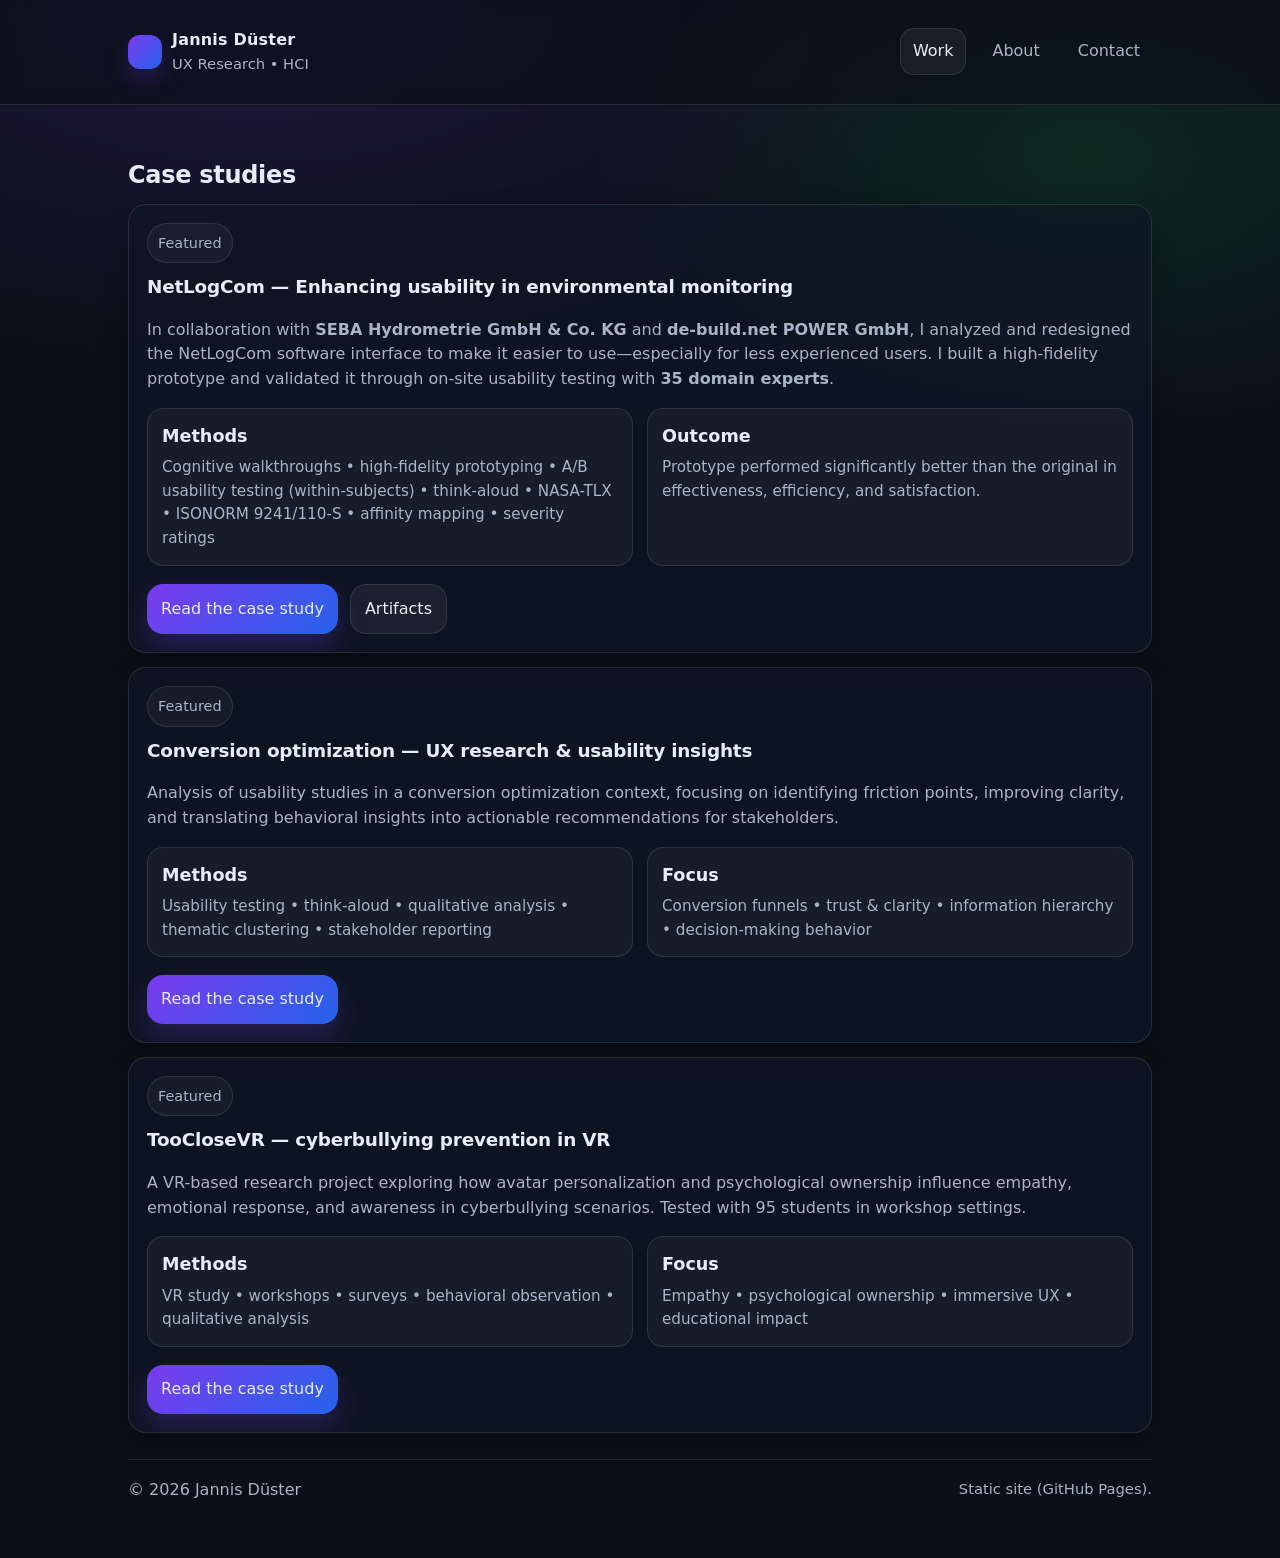
<file: index.html>
<!doctype html>
<html lang="en">

<head>
    <meta charset="utf-8" />
    <meta name="viewport" content="width=device-width, initial-scale=1" />
    <title>Jannis Düster — UX Research Portfolio</title>
    <meta name="description" content="UX Research portfolio: case studies, methods, impact, and research operations." />
    <link rel="stylesheet" href="styles.css" />
</head>

<body>

    <header class="nav">
        <div class="container nav-inner">
            <a class="brand" href="index.html">
                <span class="logo" aria-hidden="true"></span>
                <div>
                    <b>Jannis Düster</b>
                    <div class="small">UX Research • HCI</div>
                </div>
            </a>
            <nav class="links">
                <a class="active" href="index.html">Work</a>
                <a href="about.html">About</a>
                <a href="about.html#contact">Contact</a>
            </nav>
        </div>
    </header>

    <main class="container">

       

        <!-- CASE STUDIES -->
        <section class="section" id="case-studies">
            <h2>Case studies</h2>

            <div class="grid cards">

                <!-- NetLogCom -->
                <article class="card span-12">
                    <div class="pad">
                        <span class="badge">Featured</span>
                        <h3 style="margin-top:10px;">NetLogCom — Enhancing usability in environmental monitoring</h3>
                        <p class="muted">
                            In collaboration with <b>SEBA Hydrometrie GmbH &amp; Co. KG</b> and <b>de-build.net POWER
                                GmbH</b>,
                            I analyzed and redesigned the NetLogCom software interface to make it easier to
                            use—especially for less experienced users.
                            I built a high-fidelity prototype and validated it through on-site usability testing with
                            <b>35 domain experts</b>.
                        </p>

                        <div class="two-col">
                            <div class="metric">
                                <b>Methods</b>
                                <span>
                                    Cognitive walkthroughs • high-fidelity prototyping • A/B usability testing
                                    (within-subjects) • think-aloud •
                                    NASA-TLX • ISONORM 9241/110-S • affinity mapping • severity ratings
                                </span>
                            </div>
                            <div class="metric">
                                <b>Outcome</b>
                                <span>Prototype performed significantly better than the original in effectiveness,
                                    efficiency, and satisfaction.</span>
                            </div>
                        </div>

                        <div class="actions">
                            <a class="btn primary" href="case-netlogcom.html">Read the case study</a>
                            <a class="btn" href="case-netlogcom.html#artifacts">Artifacts</a>
                        </div>
                    </div>
                </article>

                <!-- Conversion Optimization -->
                <article class="card span-12">
                    <div class="pad">
                        <span class="badge">Featured</span>
                        <h3 style="margin-top:10px;">Conversion optimization — UX research & usability insights</h3>
                        <p class="muted">
                            Analysis of usability studies in a conversion optimization context, focusing on identifying friction points,
                            improving clarity, and translating behavioral insights into actionable recommendations for stakeholders.
                        </p>
                
                        <div class="two-col">
                            <div class="metric">
                                <b>Methods</b>
                                <span>
                                    Usability testing • think-aloud • qualitative analysis • thematic clustering • stakeholder reporting
                                </span>
                            </div>
                            <div class="metric">
                                <b>Focus</b>
                                <span>
                                    Conversion funnels • trust & clarity • information hierarchy • decision-making behavior
                                </span>
                            </div>
                        </div>
                
                        <div class="actions">
                            <a class="btn primary" href="case-conversion-optimization.html">Read the case study</a>
                        </div>
                    </div>
                </article>

                <!-- VR Intervention -->
            <article class="card span-12">
                <div class="pad">
                    <span class="badge">Featured</span>
                    <h3 style="margin-top:10px;">TooCloseVR — cyberbullying prevention in VR</h3>
                    <p class="muted">
                        A VR-based research project exploring how avatar personalization and psychological ownership influence
                        empathy,
                        emotional response, and awareness in cyberbullying scenarios. Tested with 95 students in workshop settings.
                    </p>
            
                    <div class="two-col">
                        <div class="metric">
                            <b>Methods</b>
                            <span>
                                VR study • workshops • surveys • behavioral observation • qualitative analysis
                            </span>
                        </div>
                        <div class="metric">
                            <b>Focus</b>
                            <span>
                                Empathy • psychological ownership • immersive UX • educational impact
                            </span>
                        </div>
                    </div>
            
                    <div class="actions">
                        <a class="btn primary" href="case-vr-cyberbullying.html">Read the case study</a>
                    </div>
                </div>
            </article>

            </div>
        </section>

        <footer class="footer">
            <div>© <span id="y"></span> Jannis Düster</div>
            <div class="small">Static site (GitHub Pages).</div>
        </footer>

    </main>

    <script>
        document.getElementById('y').textContent = new Date().getFullYear();
    </script>
</body>

</html>
</file>
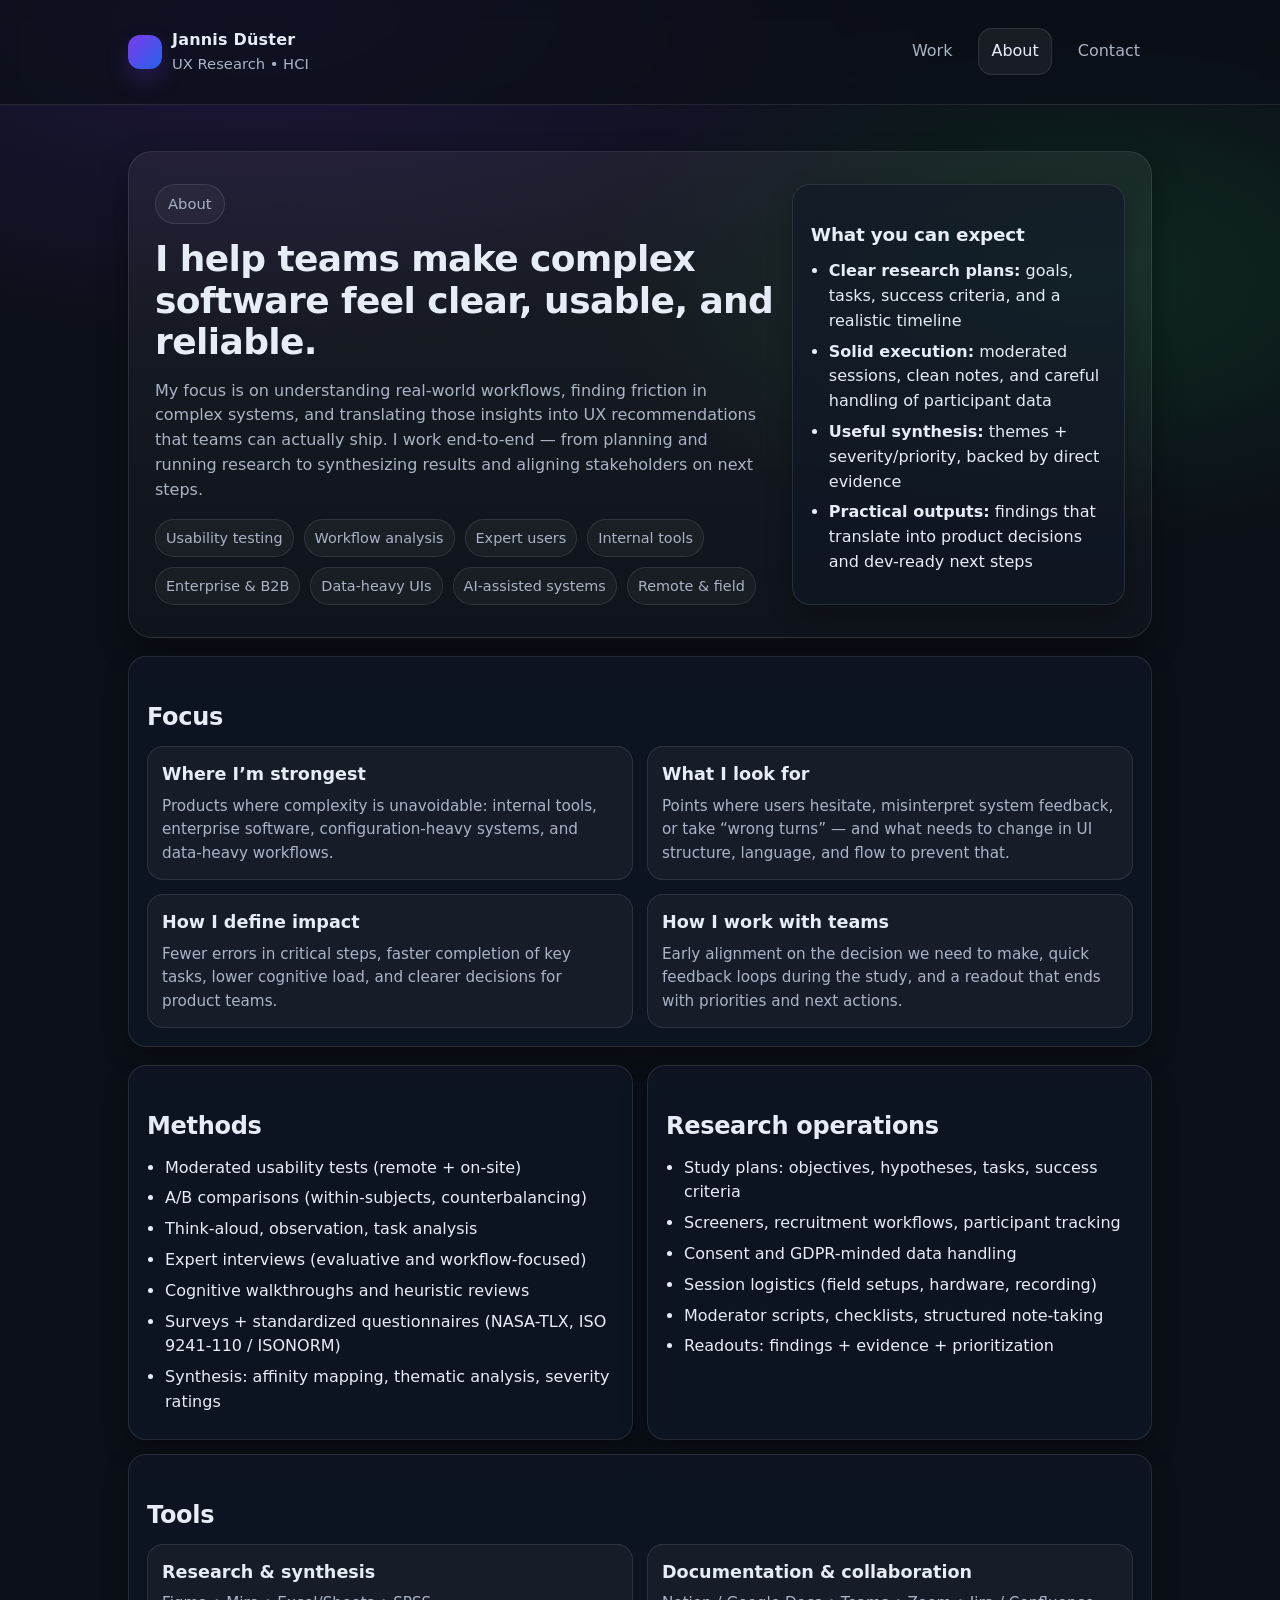
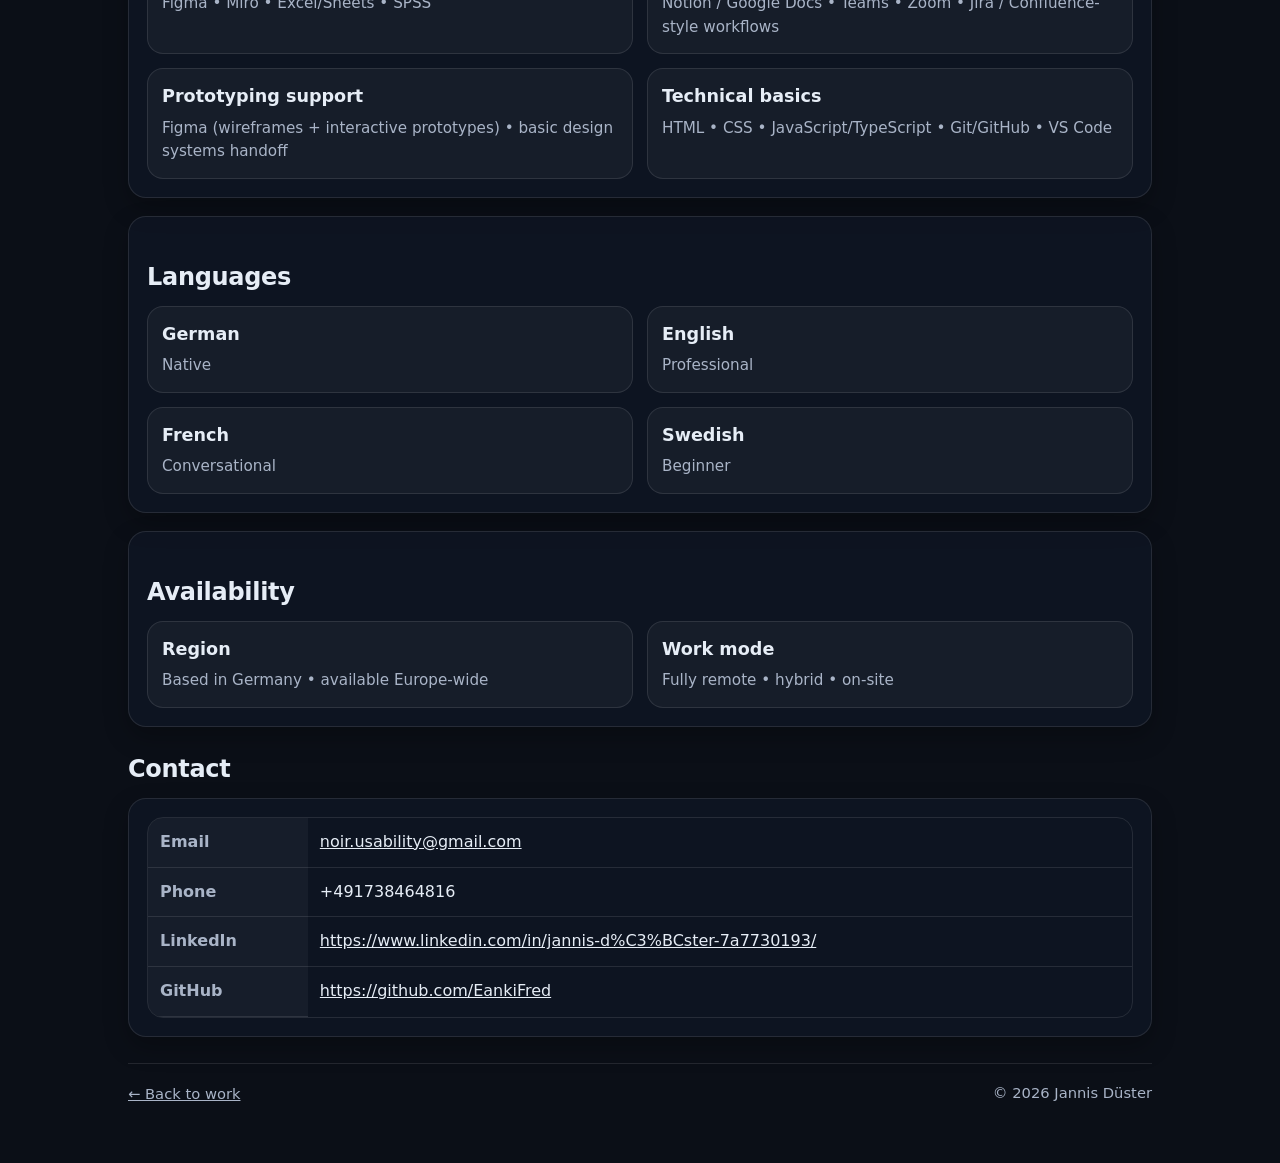
<file: about.html>
<!doctype html>
<html lang="en">

<head>
    <meta charset="utf-8" />
    <meta name="viewport" content="width=device-width, initial-scale=1" />
    <title>About — Jannis Düster</title>
    <meta name="description" content="About Jannis Düster: UX Research focus, methods, operations, and tools." />
    <link rel="stylesheet" href="styles.css" />
</head>

<body>

    <header class="nav">
        <div class="container nav-inner">
            <a class="brand" href="index.html">
                <span class="logo" aria-hidden="true"></span>
                <div>
                    <b>Jannis Düster</b>
                    <div class="small">UX Research • HCI</div>
                </div>
            </a>
            <nav class="links">
                <a href="index.html">Work</a>
                <a class="active" href="about.html">About</a>
                <a href="#contact">Contact</a>
            </nav>
        </div>
    </header>

    <main class="container">

        <!-- HERO -->
        <section class="hero">
            <div class="hero-inner">
                <div>
                    <span class="kicker">About</span>
        
                    <h1>I help teams make complex software feel clear, usable, and reliable.</h1>
        
                    <p class="muted">
                        My focus is on understanding real-world workflows, finding friction in complex systems, and translating
                        those insights
                        into UX recommendations that teams can actually ship. I work end-to-end — from planning and running
                        research to
                        synthesizing results and aligning stakeholders on next steps.
                    </p>
        
                    <div class="meta">
                        <span class="pill">Usability testing</span>
                        <span class="pill">Workflow analysis</span>
                        <span class="pill">Expert users</span>
                        <span class="pill">Internal tools</span>
                        <span class="pill">Enterprise & B2B</span>
                        <span class="pill">Data-heavy UIs</span>
                        <span class="pill">AI-assisted systems</span>
                        <span class="pill">Remote & field</span>
                    </div>
                </div>
        
                <div class="card">
                    <div class="pad">
                        <h3>What you can expect</h3>
                        <ul>
                            <li><b>Clear research plans:</b> goals, tasks, success criteria, and a realistic timeline</li>
                            <li><b>Solid execution:</b> moderated sessions, clean notes, and careful handling of participant
                                data</li>
                            <li><b>Useful synthesis:</b> themes + severity/priority, backed by direct evidence</li>
                            <li><b>Practical outputs:</b> findings that translate into product decisions and dev-ready next
                                steps</li>
                        </ul>
                    </div>
                </div>
            </div>
        </section>
        
        <!-- FOCUS -->
        <section class="section">
            <div class="grid cards">
                <div class="card span-12">
                    <div class="pad">
                        <h2>Focus</h2>
        
                        <div class="two-col">
                            <div class="metric">
                                <b>Where I’m strongest</b>
                                <span>
                                    Products where complexity is unavoidable: internal tools, enterprise software,
                                    configuration-heavy systems,
                                    and data-heavy workflows.
                                </span>
                            </div>
        
                            <div class="metric">
                                <b>What I look for</b>
                                <span>
                                    Points where users hesitate, misinterpret system feedback, or take “wrong turns” — and what
                                    needs to change
                                    in UI structure, language, and flow to prevent that.
                                </span>
                            </div>
                        </div>
        
                        <div class="two-col" style="margin-top:14px;">
                            <div class="metric">
                                <b>How I define impact</b>
                                <span>
                                    Fewer errors in critical steps, faster completion of key tasks, lower cognitive load, and
                                    clearer decisions
                                    for product teams.
                                </span>
                            </div>
        
                            <div class="metric">
                                <b>How I work with teams</b>
                                <span>
                                    Early alignment on the decision we need to make, quick feedback loops during the study, and
                                    a readout that
                                    ends with priorities and next actions.
                                </span>
                            </div>
                        </div>
        
                    </div>
                </div>
            </div>
        </section>
        
        <!-- METHODS / OPS / TOOLS -->
        <section class="section">
            <div class="grid cards">
        
                <div class="card span-6">
                    <div class="pad">
                        <h2>Methods</h2>
                        <ul>
                            <li>Moderated usability tests (remote + on-site)</li>
                            <li>A/B comparisons (within-subjects, counterbalancing)</li>
                            <li>Think-aloud, observation, task analysis</li>
                            <li>Expert interviews (evaluative and workflow-focused)</li>
                            <li>Cognitive walkthroughs and heuristic reviews</li>
                            <li>Surveys + standardized questionnaires (NASA-TLX, ISO 9241-110 / ISONORM)</li>
                            <li>Synthesis: affinity mapping, thematic analysis, severity ratings</li>
                        </ul>
                    </div>
                </div>
        
                <div class="card span-6">
                    <div class="pad">
                        <h2>Research operations</h2>
                        <ul>
                            <li>Study plans: objectives, hypotheses, tasks, success criteria</li>
                            <li>Screeners, recruitment workflows, participant tracking</li>
                            <li>Consent and GDPR-minded data handling</li>
                            <li>Session logistics (field setups, hardware, recording)</li>
                            <li>Moderator scripts, checklists, structured note-taking</li>
                            <li>Readouts: findings + evidence + prioritization</li>
                        </ul>
                    </div>
                </div>
        
                <div class="card span-12">
                    <div class="pad">
                        <h2>Tools</h2>
        
                        <div class="two-col">
                            <div class="metric">
                                <b>Research & synthesis</b>
                                <span>Figma • Miro • Excel/Sheets • SPSS</span>
                            </div>
                            <div class="metric">
                                <b>Documentation & collaboration</b>
                                <span>Notion / Google Docs • Teams • Zoom • Jira / Confluence-style workflows</span>
                            </div>
                        </div>
        
                        <div class="two-col" style="margin-top:14px;">
                            <div class="metric">
                                <b>Prototyping support</b>
                                <span>Figma (wireframes + interactive prototypes) • basic design systems handoff</span>
                            </div>
                            <div class="metric">
                                <b>Technical basics</b>
                                <span>HTML • CSS • JavaScript/TypeScript • Git/GitHub • VS Code</span>
                            </div>
                        </div>
        
                    </div>
                </div>
        
            </div>
        </section>
        
        <!-- LANGUAGES -->
        <section class="section">
            <div class="grid cards">
                <div class="card span-12">
                    <div class="pad">
                        <h2>Languages</h2>
                        <div class="two-col">
                            <div class="metric">
                                <b>German</b>
                                <span>Native</span>
                            </div>
                            <div class="metric">
                                <b>English</b>
                                <span>Professional</span>
                            </div>
                        </div>
        
                        <div class="two-col" style="margin-top:14px;">
                            <div class="metric">
                                <b>French</b>
                                <span>Conversational</span>
                            </div>
                            <div class="metric">
                                <b>Swedish</b>
                                <span>Beginner</span>
                            </div>
                        </div>
                    </div>
                </div>
            </div>
        </section>
        
        <!-- AVAILABILITY -->
        <section class="section" id="availability">
            <div class="grid cards">
                <div class="card span-12">
                    <div class="pad">
                        <h2>Availability</h2>
                        <div class="two-col">
                            <div class="metric">
                                <b>Region</b>
                                <span>    Based in Germany • available Europe-wide </span>
                            </div>
                            <div class="metric">
                                <b>Work mode</b>
                                <span>Fully remote • hybrid • on-site</span>
                            </div>
                        </div>
                    </div>
                </div>
            </div>
        </section>

        <!-- CONTACT (keep as-is) -->
        <section class="section" id="contact">
            <h2>Contact</h2>
            <div class="grid cards">
                <div class="card span-12">
                    <div class="pad">
                        <table class="table" aria-label="Contact information">
                            <tr>
                                <th>Email</th>
                                <td><a href="mailto:noir.usability@gmail.com">noir.usability@gmail.com</a></td>
                            </tr>
                            <tr>
                                <th>Phone</th>
                                <td>+491738464816</td>
                            </tr>
                            <tr>
                                <th>LinkedIn</th>
                                <td><a href="https://www.linkedin.com/in/jannis-d%C3%BCster-7a7730193/" target="_blank"
                                        rel="noreferrer">https://www.linkedin.com/in/jannis-d%C3%BCster-7a7730193/</a></td>
                            </tr>
                            <tr>
                                <th>GitHub</th>
                                <td><a href="https://github.com/EankiFred" target="_blank"
                                        rel="noreferrer">https://github.com/EankiFred</a></td>
                            </tr>
                        </table>
                    </div>
                </div>
            </div>
        </section>

        <footer class="footer">
            <div><a class="small" href="index.html">← Back to work</a></div>
            <div class="small">© <span id="y"></span> Jannis Düster</div>
        </footer>
    </main>

    <script>
        document.getElementById('y').textContent = new Date().getFullYear();
    </script>
</body>

</html>
</file>
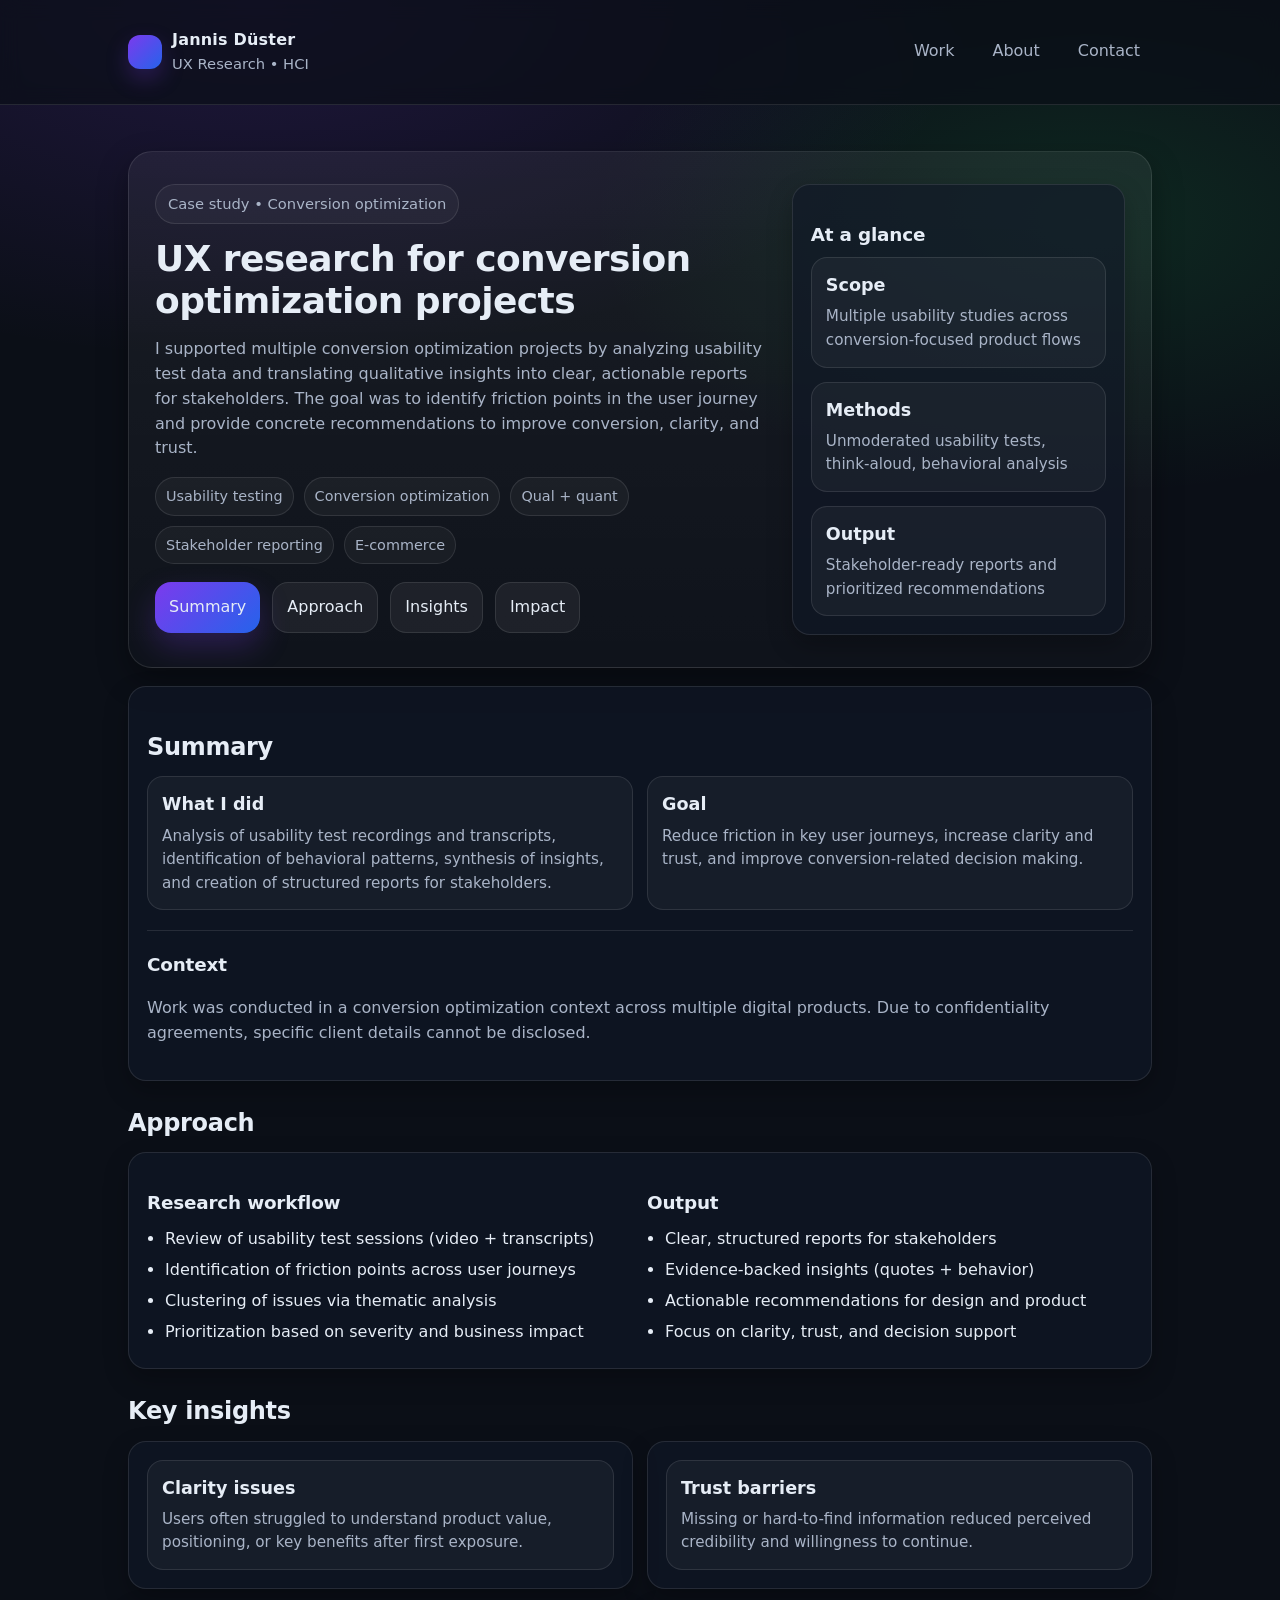
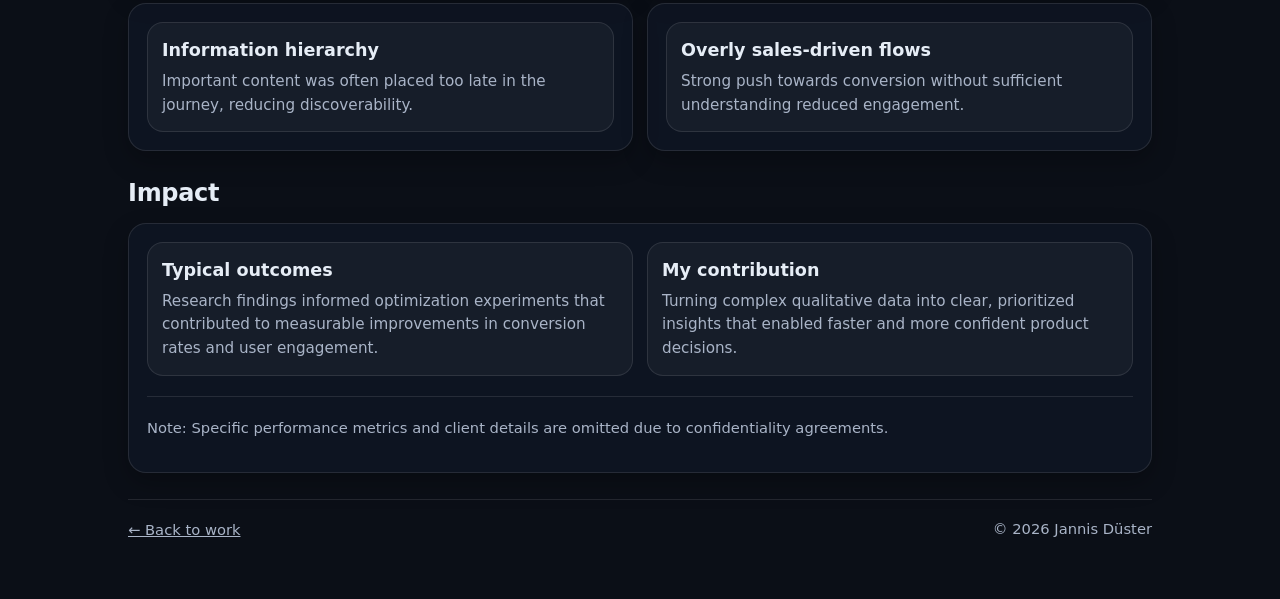
<file: case-conversion-optimization.html>
<!doctype html>
<html lang="en">

<head>
    <meta charset="utf-8" />
    <meta name="viewport" content="width=device-width, initial-scale=1" />
    <title>Case Study — Conversion Optimization Research</title>
    <meta name="description"
        content="UX research and usability analysis work supporting conversion optimization projects, including qualitative insights, stakeholder-ready reports, and data-driven recommendations." />
    <link rel="stylesheet" href="styles.css" />
</head>

<body>

    <header class="nav">
        <div class="container nav-inner">
            <a class="brand" href="index.html">
                <span class="logo" aria-hidden="true"></span>
                <div>
                    <b>Jannis Düster</b>
                    <div class="small">UX Research • HCI</div>
                </div>
            </a>
            <nav class="links">
                <a href="index.html">Work</a>
                <a href="about.html">About</a>
                <a href="about.html#contact">Contact</a>
            </nav>
        </div>
    </header>

    <main class="container">

        <!-- HERO -->
        <section class="hero">
            <div class="hero-inner">
                <div>
                    <span class="kicker">Case study • Conversion optimization</span>

                    <h1>UX research for conversion optimization projects</h1>

                    <p class="muted">
                        I supported multiple conversion optimization projects by analyzing usability test data and
                        translating qualitative insights into clear, actionable reports for stakeholders.
                        The goal was to identify friction points in the user journey and provide concrete
                        recommendations
                        to improve conversion, clarity, and trust.
                    </p>

                    <div class="meta">
                        <span class="pill">Usability testing</span>
                        <span class="pill">Conversion optimization</span>
                        <span class="pill">Qual + quant</span>
                        <span class="pill">Stakeholder reporting</span>
                        <span class="pill">E-commerce</span>
                    </div>

                    <div class="actions">
                        <a class="btn primary" href="#summary">Summary</a>
                        <a class="btn" href="#approach">Approach</a>
                        <a class="btn" href="#insights">Insights</a>
                        <a class="btn" href="#impact">Impact</a>
                    </div>
                </div>

                <aside class="card aside-sticky">
                    <div class="pad">
                        <h3>At a glance</h3>
                        <div class="grid">
                            <div class="metric">
                                <b>Scope</b>
                                <span>Multiple usability studies across conversion-focused product flows</span>
                            </div>
                            <div class="metric">
                                <b>Methods</b>
                                <span>Unmoderated usability tests, think-aloud, behavioral analysis</span>
                            </div>
                            <div class="metric">
                                <b>Output</b>
                                <span>Stakeholder-ready reports and prioritized recommendations</span>
                            </div>
                        </div>
                    </div>
                </aside>

            </div>
        </section>

        <!-- SUMMARY -->
        <section class="section" id="summary">
            <div class="grid cards">
                <div class="card span-12">
                    <div class="pad">
                        <h2>Summary</h2>

                        <div class="two-col">
                            <div class="metric">
                                <b>What I did</b>
                                <span>
                                    Analysis of usability test recordings and transcripts, identification of behavioral
                                    patterns, synthesis of insights, and creation of structured reports for
                                    stakeholders.
                                </span>
                            </div>
                            <div class="metric">
                                <b>Goal</b>
                                <span>
                                    Reduce friction in key user journeys, increase clarity and trust, and improve
                                    conversion-related decision making.
                                </span>
                            </div>
                        </div>

                        <hr />

                        <h3>Context</h3>
                        <p class="muted">
                            Work was conducted in a conversion optimization context across multiple digital products.
                            Due to confidentiality agreements, specific client details cannot be disclosed.
                        </p>

                    </div>
                </div>
            </div>
        </section>

        <!-- APPROACH -->
        <section class="section" id="approach">
            <h2>Approach</h2>

            <div class="grid cards">
                <div class="card span-12">
                    <div class="pad">

                        <div class="two-col">
                            <div>
                                <h3>Research workflow</h3>
                                <ul>
                                    <li>Review of usability test sessions (video + transcripts)</li>
                                    <li>Identification of friction points across user journeys</li>
                                    <li>Clustering of issues via thematic analysis</li>
                                    <li>Prioritization based on severity and business impact</li>
                                </ul>
                            </div>
                            <div>
                                <h3>Output</h3>
                                <ul>
                                    <li>Clear, structured reports for stakeholders</li>
                                    <li>Evidence-backed insights (quotes + behavior)</li>
                                    <li>Actionable recommendations for design and product</li>
                                    <li>Focus on clarity, trust, and decision support</li>
                                </ul>
                            </div>
                        </div>

                    </div>
                </div>
            </div>
        </section>

        <!-- INSIGHTS -->
        <section class="section" id="insights">
            <h2>Key insights</h2>

            <div class="grid cards">
                <div class="card span-6">
                    <div class="pad">
                        <div class="metric">
                            <b>Clarity issues</b>
                            <span>
                                Users often struggled to understand product value, positioning, or key benefits after
                                first exposure.
                            </span>
                        </div>
                    </div>
                </div>

                <div class="card span-6">
                    <div class="pad">
                        <div class="metric">
                            <b>Trust barriers</b>
                            <span>
                                Missing or hard-to-find information reduced perceived credibility and willingness to
                                continue.
                            </span>
                        </div>
                    </div>
                </div>

                <div class="card span-6">
                    <div class="pad">
                        <div class="metric">
                            <b>Information hierarchy</b>
                            <span>
                                Important content was often placed too late in the journey, reducing discoverability.
                            </span>
                        </div>
                    </div>
                </div>

                <div class="card span-6">
                    <div class="pad">
                        <div class="metric">
                            <b>Overly sales-driven flows</b>
                            <span>
                                Strong push towards conversion without sufficient understanding reduced engagement.
                            </span>
                        </div>
                    </div>
                </div>
            </div>
        </section>

        <!-- IMPACT -->
        <section class="section" id="impact">
            <h2>Impact</h2>

            <div class="grid cards">
                <div class="card span-12">
                    <div class="pad">

                        <div class="two-col">
                            <div class="metric">
                                <b>Typical outcomes</b>
                                <span>
                                    Research findings informed optimization experiments that contributed to measurable
                                    improvements in conversion rates and user engagement.
                                </span>
                            </div>
                            <div class="metric">
                                <b>My contribution</b>
                                <span>
                                    Turning complex qualitative data into clear, prioritized insights that enabled
                                    faster and more confident product decisions.
                                </span>
                            </div>
                        </div>

                        <hr />

                        <p class="small muted">
                            Note: Specific performance metrics and client details are omitted due to confidentiality
                            agreements.
                        </p>

                    </div>
                </div>
            </div>
        </section>

        <footer class="footer">
            <div><a class="small" href="index.html">← Back to work</a></div>
            <div class="small">© <span id="y"></span> Jannis Düster</div>
        </footer>

    </main>

    <script>
        document.getElementById('y').textContent = new Date().getFullYear();
    </script>
</body>

</html>
</file>
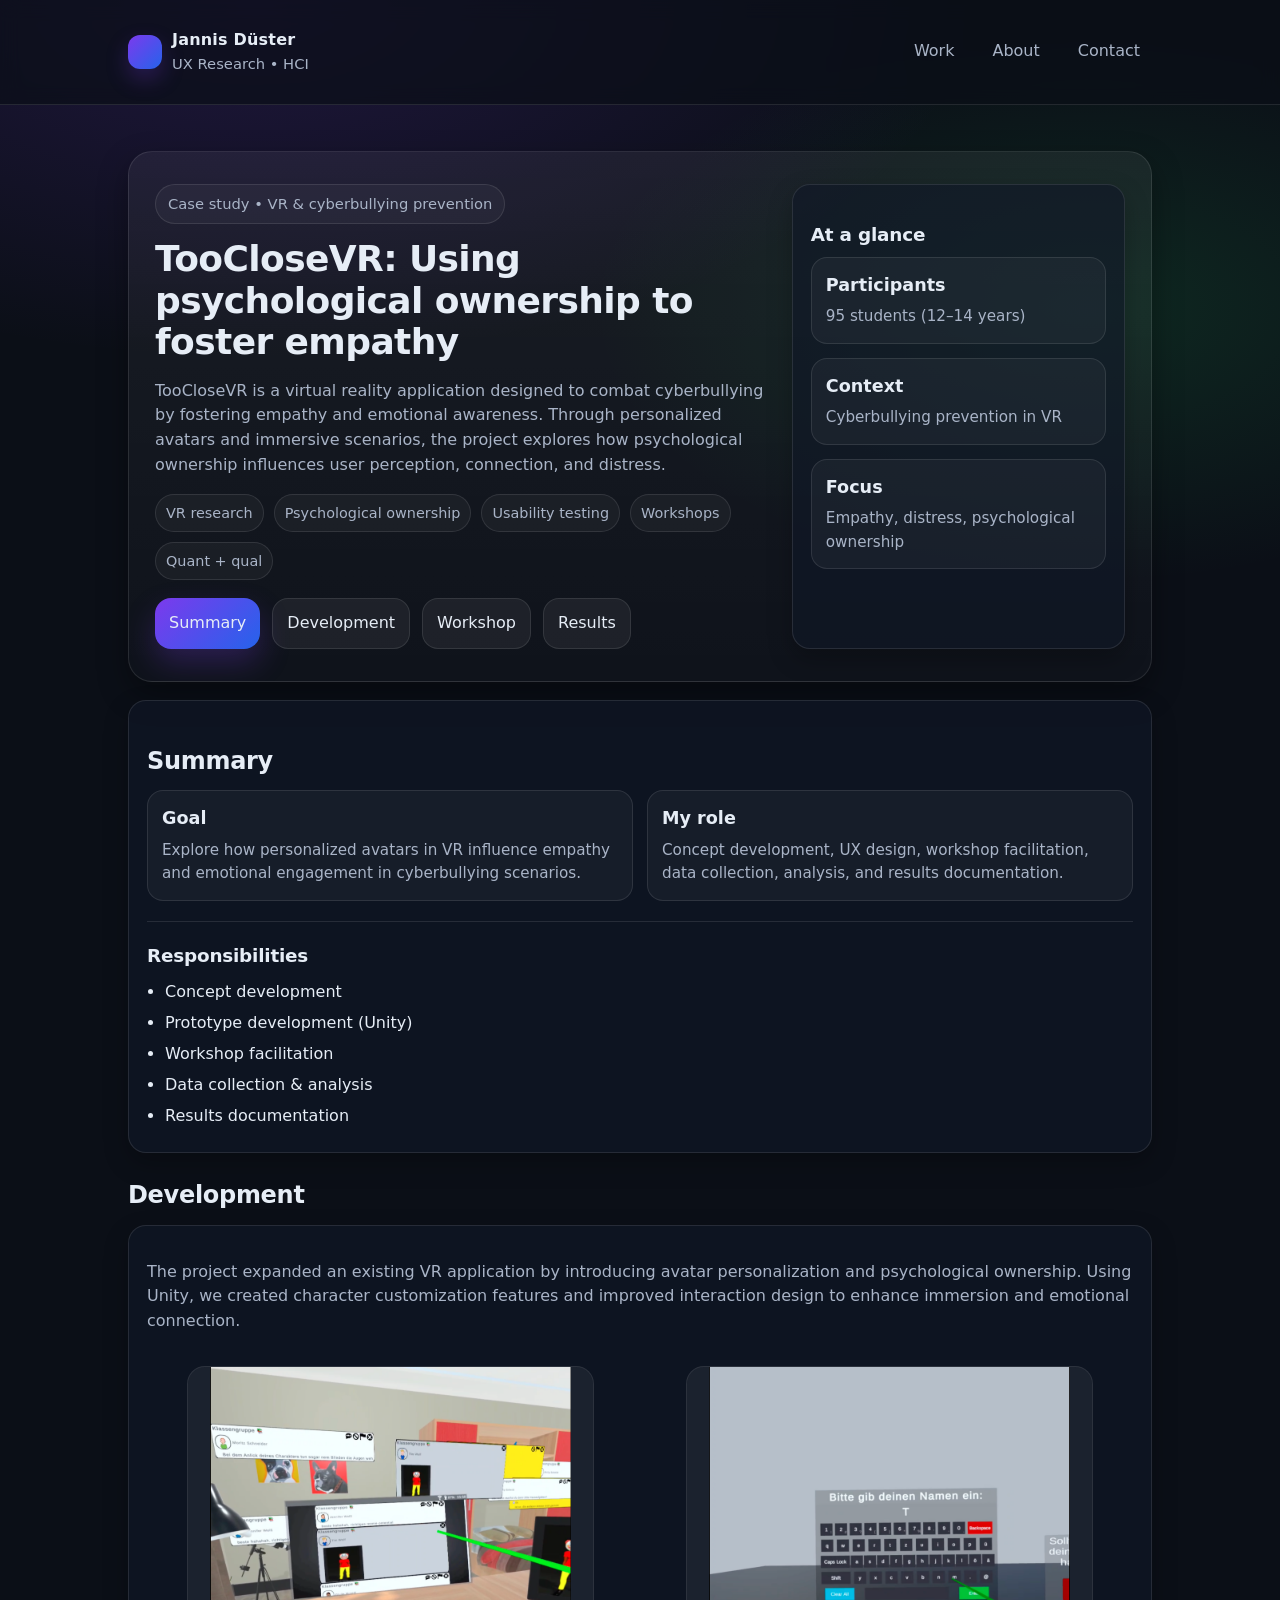
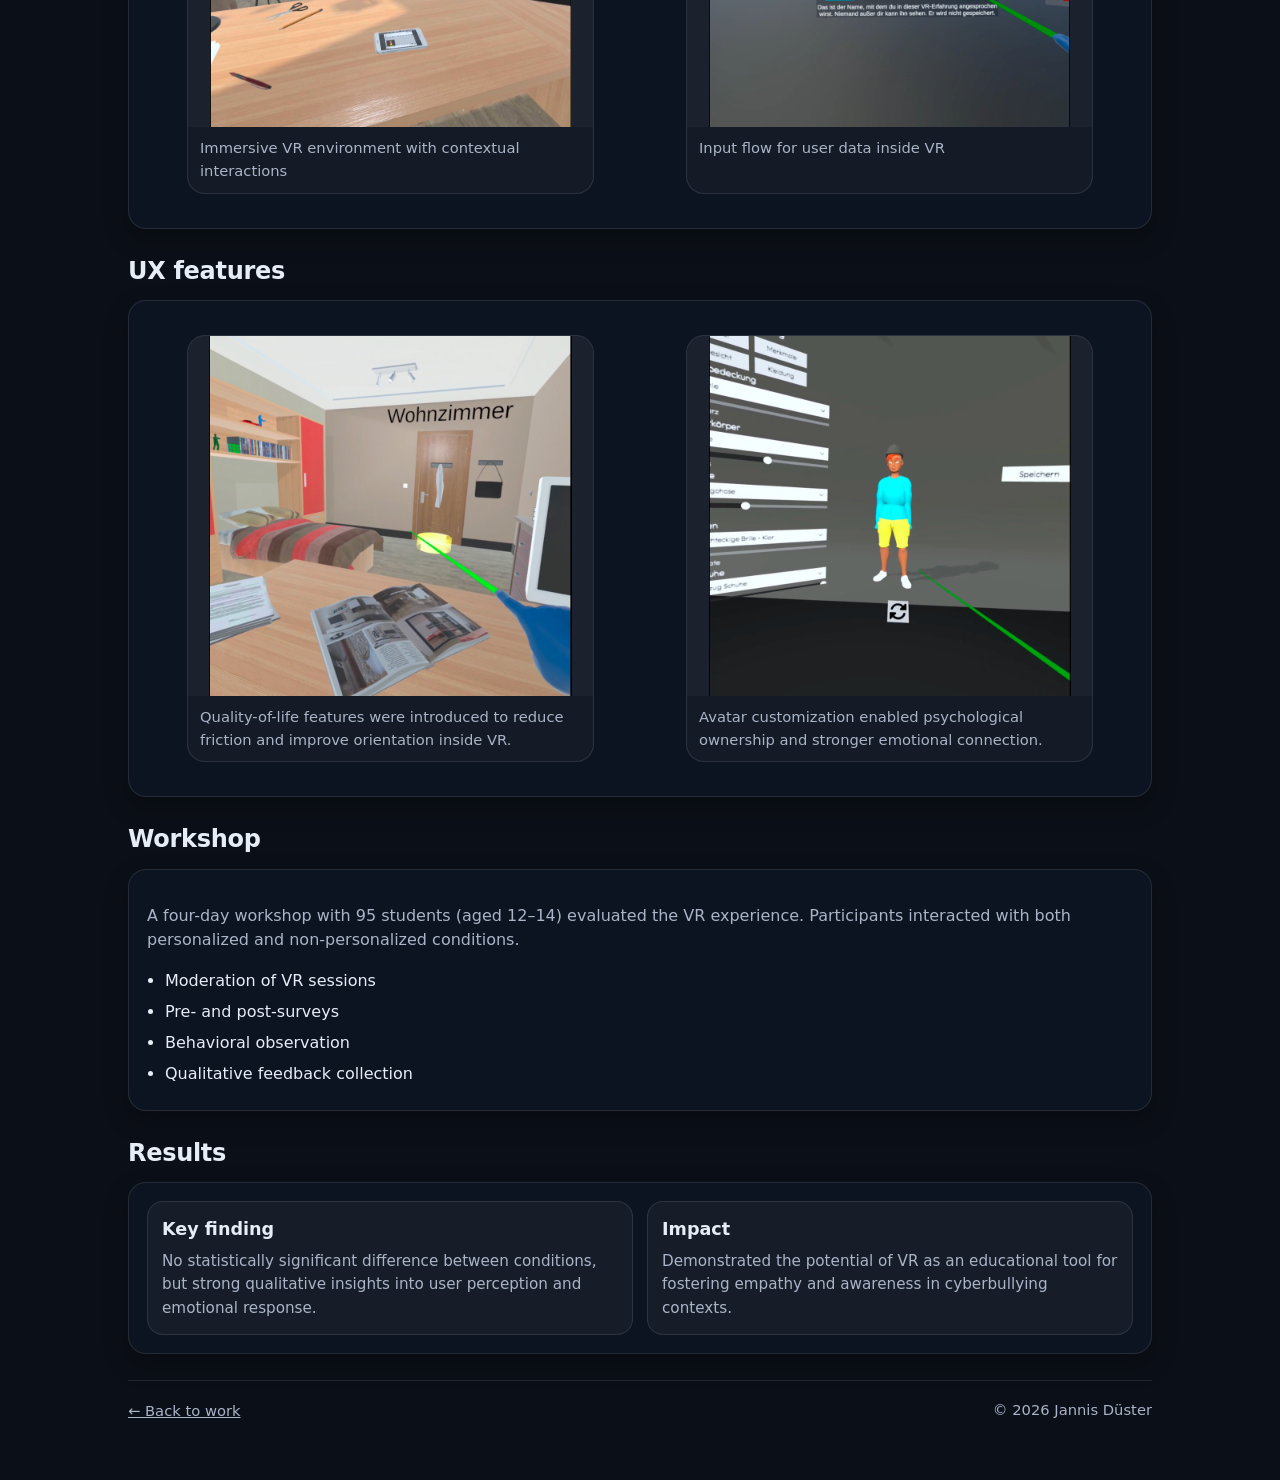
<file: case-vr-cyberbullying.html>
<!doctype html>
<html lang="en">

<head>
    <meta charset="utf-8" />
    <meta name="viewport" content="width=device-width, initial-scale=1" />
    <title>Case Study — TooCloseVR</title>
    <meta name="description"
        content="VR-based UX research study on cyberbullying prevention, exploring psychological ownership and empathy through personalized avatars." />
    <link rel="stylesheet" href="styles.css" />
</head>

<body>

    <header class="nav">
        <div class="container nav-inner">
            <a class="brand" href="index.html">
                <span class="logo"></span>
                <div>
                    <b>Jannis Düster</b>
                    <div class="small">UX Research • HCI</div>
                </div>
            </a>
            <nav class="links">
                <a href="index.html">Work</a>
                <a href="about.html">About</a>
                <a href="about.html#contact">Contact</a>
            </nav>
        </div>
    </header>

    <main class="container">

        <!-- HERO -->
        <section class="hero">
            <div class="hero-inner">
                <div>
                    <span class="kicker">Case study • VR & cyberbullying prevention</span>

                    <h1>TooCloseVR: Using psychological ownership to foster empathy</h1>

                    <p class="muted">
                        TooCloseVR is a virtual reality application designed to combat cyberbullying by fostering
                        empathy
                        and emotional awareness. Through personalized avatars and immersive scenarios, the project
                        explores
                        how psychological ownership influences user perception, connection, and distress.
                    </p>

                    <div class="meta">
                        <span class="pill">VR research</span>
                        <span class="pill">Psychological ownership</span>
                        <span class="pill">Usability testing</span>
                        <span class="pill">Workshops</span>
                        <span class="pill">Quant + qual</span>
                    </div>

                    <div class="actions">
                        <a class="btn primary" href="#summary">Summary</a>
                        <a class="btn" href="#development">Development</a>
                        <a class="btn" href="#workshop">Workshop</a>
                        <a class="btn" href="#results">Results</a>
                    </div>
                </div>

                <aside class="card aside-sticky">
                    <div class="pad">
                        <h3>At a glance</h3>
                        <div class="grid">
                            <div class="metric">
                                <b>Participants</b>
                                <span>95 students (12–14 years)</span>
                            </div>
                            <div class="metric">
                                <b>Context</b>
                                <span>Cyberbullying prevention in VR</span>
                            </div>
                            <div class="metric">
                                <b>Focus</b>
                                <span>Empathy, distress, psychological ownership</span>
                            </div>
                        </div>
                    </div>
                </aside>
            </div>
        </section>

        <!-- SUMMARY -->
        <section class="section" id="summary">
            <div class="grid cards">
                <div class="card span-12">
                    <div class="pad">
                        <h2>Summary</h2>

                        <div class="two-col">
                            <div class="metric">
                                <b>Goal</b>
                                <span>
                                    Explore how personalized avatars in VR influence empathy and emotional engagement in
                                    cyberbullying scenarios.
                                </span>
                            </div>
                            <div class="metric">
                                <b>My role</b>
                                <span>
                                    Concept development, UX design, workshop facilitation, data collection, analysis,
                                    and results documentation.
                                </span>
                            </div>
                        </div>

                        <hr />

                        <h3>Responsibilities</h3>
                        <ul>
                            <li>Concept development</li>
                            <li>Prototype development (Unity)</li>
                            <li>Workshop facilitation</li>
                            <li>Data collection & analysis</li>
                            <li>Results documentation</li>
                        </ul>

                    </div>
                </div>
            </div>
        </section>

        <!-- DEVELOPMENT -->
        <section class="section" id="development">
            <h2>Development</h2>

            <div class="grid cards">

                <div class="card span-12">
                    <div class="pad">
                        <p class="muted">
                            The project expanded an existing VR application by introducing avatar personalization and
                            psychological ownership. Using Unity, we created character customization features and
                            improved
                            interaction design to enhance immersion and emotional connection.
                        </p>

                        <div class="gallery">

                            <figure class="figure">
                                <img src="assets/img/vr-scene.png" alt="VR environment scene" />
                                <figcaption>Immersive VR environment with contextual interactions</figcaption>
                            </figure>

                            <figure class="figure">
                                <img src="assets/img/vr-input.png" alt="Demographic input UI" />
                                <figcaption>Input flow for user data inside VR</figcaption>
                            </figure>

                        </div>

                    </div>
                </div>

            </div>
        </section>

        <!-- UX FEATURES -->
        <section class="section">
            <h2>UX features</h2>
        
            <div class="grid cards">
        
                <div class="card span-12">
                    <div class="pad">
        
                        <div class="gallery">
        
                            <figure class="figure">
                                <img src="assets/img/vr-qol.png" alt="Quality of life features" />
                                <figcaption>
                                    Quality-of-life features were introduced to reduce friction and improve orientation inside
                                    VR.
                                </figcaption>
                            </figure>
        
                            <figure class="figure">
                                <img src="assets/img/vr-character.png" alt="Avatar creation" />
                                <figcaption>
                                    Avatar customization enabled psychological ownership and stronger emotional connection.
                                </figcaption>
                            </figure>
        
                        </div>
        
                    </div>
                </div>
        
            </div>
        </section>

        <!-- WORKSHOP -->
        <section class="section" id="workshop">
            <h2>Workshop</h2>

            <div class="grid cards">
                <div class="card span-12">
                    <div class="pad">

                        <p class="muted">
                            A four-day workshop with 95 students (aged 12–14) evaluated the VR experience. Participants
                            interacted with both personalized and non-personalized conditions.
                        </p>

                        <ul>
                            <li>Moderation of VR sessions</li>
                            <li>Pre- and post-surveys</li>
                            <li>Behavioral observation</li>
                            <li>Qualitative feedback collection</li>
                        </ul>

                    </div>
                </div>
            </div>
        </section>

        <!-- RESULTS -->
        <section class="section" id="results">
            <h2>Results</h2>

            <div class="grid cards">
                <div class="card span-12">
                    <div class="pad">

                        <div class="two-col">
                            <div class="metric">
                                <b>Key finding</b>
                                <span>
                                    No statistically significant difference between conditions, but strong qualitative
                                    insights into user perception and emotional response.
                                </span>
                            </div>
                            <div class="metric">
                                <b>Impact</b>
                                <span>
                                    Demonstrated the potential of VR as an educational tool for fostering empathy and
                                    awareness in cyberbullying contexts.
                                </span>
                            </div>
                        </div>

                    </div>
                </div>
            </div>
        </section>

        <footer class="footer">
            <div><a class="small" href="index.html">← Back to work</a></div>
            <div class="small">© <span id="y"></span> Jannis Düster</div>
        </footer>

    </main>

    <script>
        document.getElementById('y').textContent = new Date().getFullYear();
    </script>

</body>

</html>
</file>
<file: styles.css>
:root {
    --bg: #0b0f17;
    --panel: #101827;
    --panel2: #0f172a;
    --text: #e6edf6;
    --muted: #a9b4c7;
    --brand: #7c3aed;
    --brand2: #22c55e;
    --line: rgba(255, 255, 255, .10);
    --shadow: 0 12px 30px rgba(0, 0, 0, .35);
    --radius: 18px;
    --max: 1060px;
    --sans: ui-sans-serif, system-ui, -apple-system, Segoe UI, Roboto, Helvetica, Arial, "Apple Color Emoji", "Segoe UI Emoji";
}

* {
    box-sizing: border-box
}

html,
body {
    margin: 0;
    padding: 0
}

body {
    font-family: var(--sans);
    background: radial-gradient(1200px 600px at 20% 0%, rgba(124, 58, 237, .18), transparent 60%),
        radial-gradient(900px 500px at 85% 10%, rgba(34, 197, 94, .14), transparent 55%),
        var(--bg);
    color: var(--text);
    line-height: 1.55;
}

a {
    color: inherit
}

a:hover {
    opacity: .9
}

.small {
    font-size: .92rem;
    color: var(--muted)
}

.muted {
    color: var(--muted)
}

.container {
    max-width: var(--max);
    margin: 0 auto;
    padding: 28px 18px
}

.nav {
    position: sticky;
    top: 0;
    z-index: 40;
    backdrop-filter: blur(10px);
    background: rgba(11, 15, 23, .70);
    border-bottom: 1px solid var(--line);
}

.nav-inner {
    display: flex;
    align-items: center;
    justify-content: space-between;
    gap: 14px
}

.brand {
    display: flex;
    align-items: center;
    gap: 10px;
    text-decoration: none
}

.logo {
    width: 34px;
    height: 34px;
    border-radius: 12px;
    background: linear-gradient(135deg, var(--brand), #2563eb);
    box-shadow: 0 10px 22px rgba(124, 58, 237, .25);
}

.brand b {
    font-weight: 750;
    letter-spacing: .2px
}

.links {
    display: flex;
    gap: 14px;
    flex-wrap: wrap;
    align-items: center
}

.links a {
    text-decoration: none;
    padding: 10px 12px;
    border-radius: 14px;
    color: var(--muted);
}

.links a.active {
    color: var(--text);
    background: rgba(255, 255, 255, .06);
    border: 1px solid var(--line)
}

.links a:hover {
    background: rgba(255, 255, 255, .06);
    border: 1px solid var(--line);
    color: var(--text)
}

.hero {
    margin-top: 18px;
    border: 1px solid var(--line);
    background: linear-gradient(180deg, rgba(255, 255, 255, .06), rgba(255, 255, 255, .02));
    border-radius: calc(var(--radius) + 6px);
    box-shadow: var(--shadow);
    overflow: hidden;
}

.hero-inner {
    padding: 32px 26px;
    display: grid;
    grid-template-columns: 1.3fr .7fr;
    gap: 18px
}

@media (max-width: 900px) {
    .hero-inner {
        grid-template-columns: 1fr
    }
}

.kicker {
    display: inline-flex;
    align-items: center;
    gap: 8px;
    padding: 8px 12px;
    border-radius: 999px;
    border: 1px solid var(--line);
    background: rgba(255, 255, 255, .04);
    color: var(--muted);
    font-size: .92rem;
}

.pill {
    padding: 7px 10px;
    border-radius: 999px;
    border: 1px solid var(--line);
    background: rgba(255, 255, 255, .04);
    color: var(--muted);
    font-size: .9rem;
    display: inline-flex;
    gap: 8px;
    align-items: center;
}

h1 {
    margin: 14px 0 10px;
    font-size: 2.25rem;
    line-height: 1.15;
    letter-spacing: -.6px
}

h2 {
    margin: 24px 0 10px;
    font-size: 1.5rem;
    letter-spacing: -.3px
}

h3 {
    margin: 18px 0 8px;
    font-size: 1.15rem;
    letter-spacing: -.2px
}

.actions {
    margin-top: 18px;
    display: flex;
    gap: 12px;
    flex-wrap: wrap
}

.btn {
    display: inline-flex;
    align-items: center;
    justify-content: center;
    gap: 10px;
    padding: 12px 14px;
    border-radius: 16px;
    border: 1px solid var(--line);
    text-decoration: none;
    background: rgba(255, 255, 255, .06);
    color: var(--text);
}

.btn.primary {
    background: linear-gradient(135deg, var(--brand), #2563eb);
    border: 0;
    box-shadow: 0 14px 30px rgba(124, 58, 237, .25);
}

.btn:hover {
    transform: translateY(-1px)
}

.btn:active {
    transform: translateY(0)
}

.icon {
    width: 18px;
    height: 18px;
    display: inline-block
}

.grid {
    display: grid;
    gap: 14px
}

.cards {
    grid-template-columns: repeat(12, 1fr)
}

.card {
    border: 1px solid var(--line);
    background: rgba(16, 24, 39, .65);
    border-radius: var(--radius);
    box-shadow: 0 10px 24px rgba(0, 0, 0, .25);
    overflow: hidden;
}

.card .pad {
    padding: 18px
}

.span-4 {
    grid-column: span 4
}

.span-6 {
    grid-column: span 6
}

.span-8 {
    grid-column: span 8
}

.span-12 {
    grid-column: span 12
}

@media (max-width: 900px) {

    .span-4,
    .span-6,
    .span-8 {
        grid-column: span 12
    }
}

.meta {
    display: flex;
    gap: 10px;
    flex-wrap: wrap;
    margin-top: 12px
}

.metric {
    display: flex;
    flex-direction: column;
    gap: 6px;
    padding: 14px;
    border-radius: 16px;
    border: 1px solid var(--line);
    background: rgba(255, 255, 255, .04);
}

.metric b {
    font-size: 1.1rem
}

.metric span {
    color: var(--muted);
    font-size: .95rem
}

.section {
    margin-top: 18px
}

.two-col {
    display: grid;
    grid-template-columns: 1fr 1fr;
    gap: 14px
}

@media (max-width: 900px) {
    .two-col {
        grid-template-columns: 1fr
    }
}

.quote {
    border-left: 3px solid rgba(124, 58, 237, .65);
    padding: 12px 14px;
    background: rgba(255, 255, 255, .04);
    border-radius: 16px;
    color: var(--text);
}

ul {
    margin: 10px 0 0;
    padding-left: 18px
}

li {
    margin: 6px 0;
    color: var(--text)
}

hr {
    border: 0;
    border-top: 1px solid var(--line);
    margin: 20px 0
}

.gallery {
    display: grid;
    grid-template-columns: repeat(12, 1fr);
    gap: 12px;
}

.figure {
    grid-column: span 6;
    border: 1px solid var(--line);
    background: rgba(255, 255, 255, .03);
    border-radius: var(--radius);
    overflow: hidden;
}

/* Make gallery items the same height */
.gallery .figure {
    display: flex;
    flex-direction: column;
}

.gallery .figure img {
    height: 360px;
    /* adjust to taste */
    width: 100%;
    object-fit: contain;
    /* no cropping */
    background: rgba(255, 255, 255, .03);
    /* nice when contain leaves space */
}

.figure img {
    width: 100%;
    height: auto;
    display: block
}

.figure figcaption {
    padding: 10px 12px;
    color: var(--muted);
    font-size: .92rem
}

@media (max-width: 900px) {
    .figure {
        grid-column: span 12
    }
}

.footer {
    margin-top: 26px;
    padding: 18px 0 28px;
    border-top: 1px solid var(--line);
    color: var(--muted);
    display: flex;
    justify-content: space-between;
    gap: 12px;
    flex-wrap: wrap
}

.badge {
    display: inline-flex;
    align-items: center;
    gap: 8px;
    padding: 8px 10px;
    border-radius: 999px;
    border: 1px solid var(--line);
    background: rgba(255, 255, 255, .04);
    color: var(--muted);
    font-size: .9rem;
}

.aside-sticky {
    position: sticky;
    top: 88px;
}

@media (max-width: 900px) {
    .aside-sticky {
        position: static
    }
}

.table {
    width: 100%;
    border-collapse: separate;
    border-spacing: 0;
    overflow: hidden;
    border-radius: 16px;
    border: 1px solid var(--line);
}

.table th,
.table td {
    padding: 12px 12px;
    border-bottom: 1px solid var(--line);
    vertical-align: top;
}

.table th {
    background: rgba(255, 255, 255, .04);
    text-align: left;
    color: var(--muted);
    font-weight: 650
}

.table tr:last-child td {
    border-bottom: 0
}
</file>
